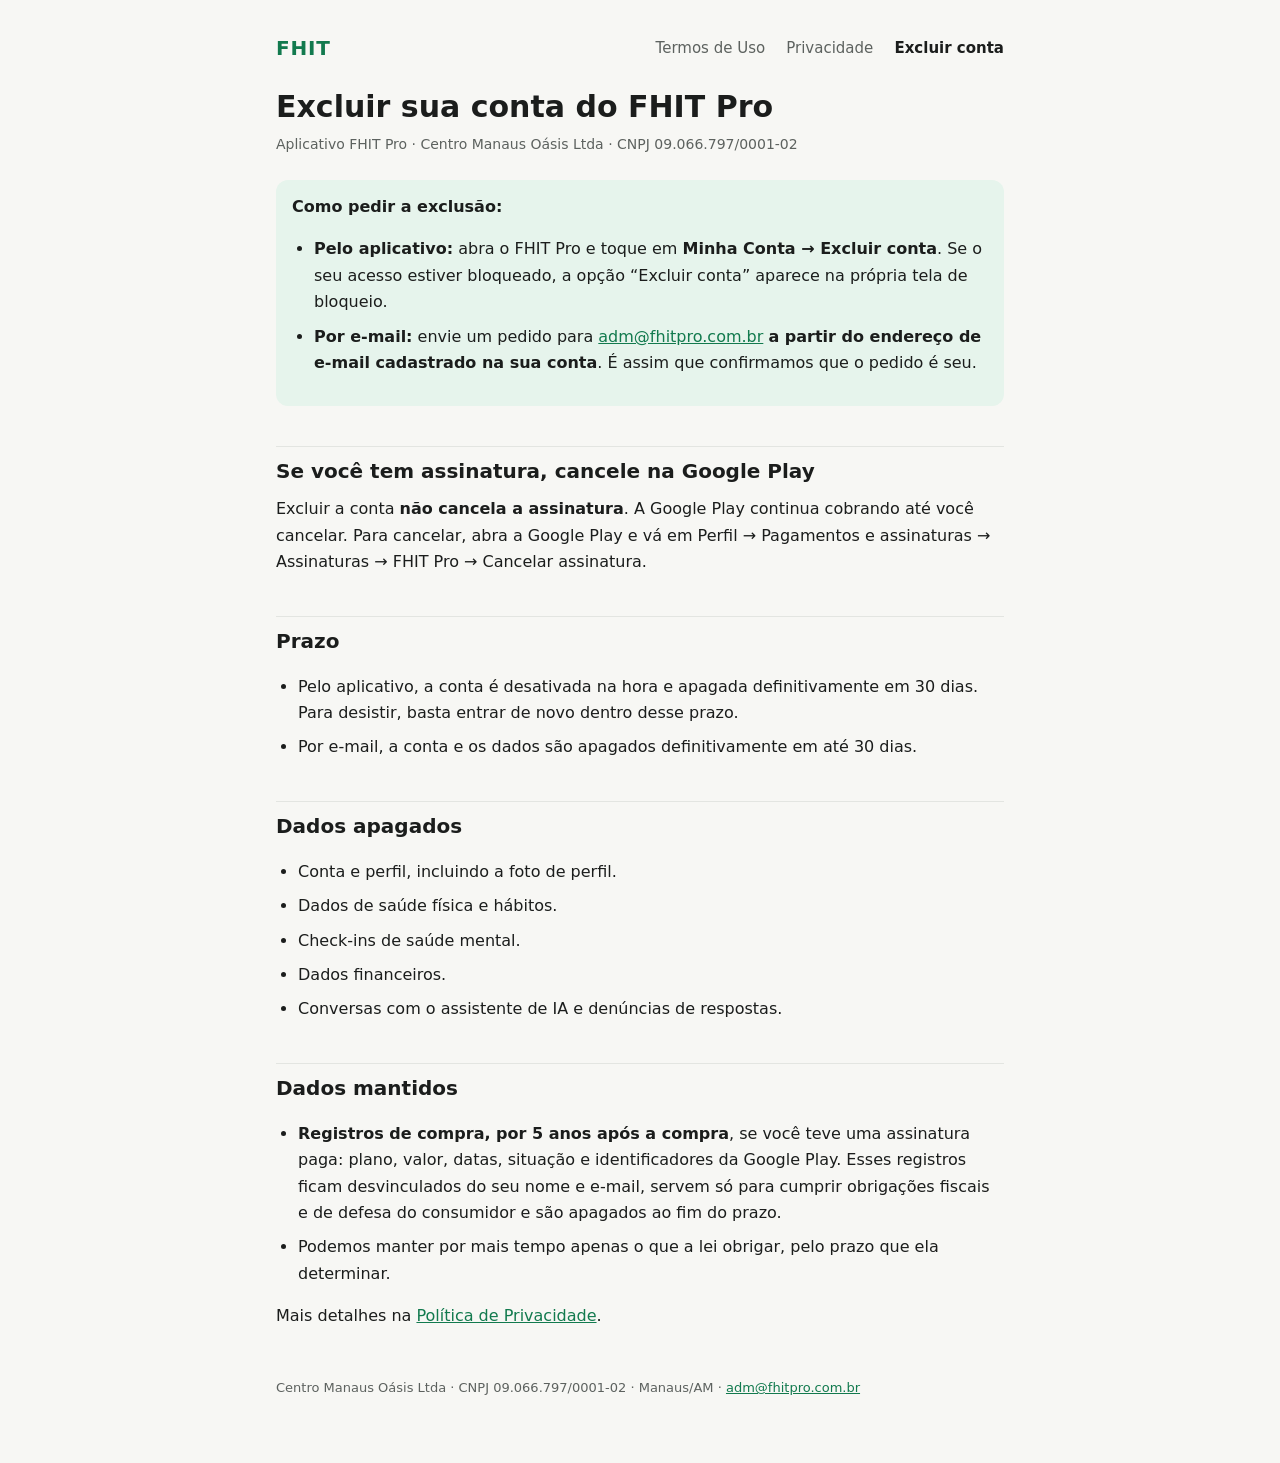
<file: excluir-conta.html>
<!doctype html>
<html lang="pt-BR">
<head>
  <meta charset="utf-8">
  <meta name="viewport" content="width=device-width, initial-scale=1">
  <title>FHIT Pro — Excluir conta</title>
  <meta name="description" content="Como pedir a exclusão da sua conta e dos seus dados no aplicativo FHIT Pro.">
  <link rel="stylesheet" href="style.css">
</head>
<body>
  <div class="wrap">
    <header class="top">
      <a class="brand" href="index.html">FHIT</a>
      <nav>
        <a href="termos.html">Termos de Uso</a>
        <a href="privacidade.html">Privacidade</a>
        <a href="excluir-conta.html" aria-current="page">Excluir conta</a>
      </nav>
    </header>

    <h1>Excluir sua conta do FHIT Pro</h1>
    <p class="meta">Aplicativo FHIT Pro · Centro Manaus Oásis Ltda · CNPJ 09.066.797/0001-02</p>

    <div class="note">
      <strong>Como pedir a exclusão:</strong>
      <ul>
        <li><strong>Pelo aplicativo:</strong> abra o FHIT Pro e toque em
          <strong>Minha Conta → Excluir conta</strong>. Se o seu acesso estiver bloqueado, a opção
          “Excluir conta” aparece na própria tela de bloqueio.</li>
        <li><strong>Por e-mail:</strong> envie um pedido para
          <a href="mailto:adm@fhitpro.com.br?subject=Excluir%20minha%20conta%20do%20FHIT%20Pro">adm@fhitpro.com.br</a>
          <strong>a partir do endereço de e-mail cadastrado na sua conta</strong>. É assim que
          confirmamos que o pedido é seu.</li>
      </ul>
    </div>

    <h2>Se você tem assinatura, cancele na Google Play</h2>
    <p>Excluir a conta <strong>não cancela a assinatura</strong>. A Google Play continua cobrando
      até você cancelar. Para cancelar, abra a Google Play e vá em Perfil → Pagamentos e assinaturas
      → Assinaturas → FHIT Pro → Cancelar assinatura.</p>

    <h2>Prazo</h2>
    <ul>
      <li>Pelo aplicativo, a conta é desativada na hora e apagada definitivamente em 30 dias. Para
        desistir, basta entrar de novo dentro desse prazo.</li>
      <li>Por e-mail, a conta e os dados são apagados definitivamente em até 30 dias.</li>
    </ul>

    <h2>Dados apagados</h2>
    <ul>
      <li>Conta e perfil, incluindo a foto de perfil.</li>
      <li>Dados de saúde física e hábitos.</li>
      <li>Check-ins de saúde mental.</li>
      <li>Dados financeiros.</li>
      <li>Conversas com o assistente de IA e denúncias de respostas.</li>
    </ul>

    <h2>Dados mantidos</h2>
    <ul>
      <li><strong>Registros de compra, por 5 anos após a compra</strong>, se você teve uma
        assinatura paga: plano, valor, datas, situação e identificadores da Google Play. Esses
        registros ficam desvinculados do seu nome e e-mail, servem só para cumprir obrigações
        fiscais e de defesa do consumidor e são apagados ao fim do prazo.</li>
      <li>Podemos manter por mais tempo apenas o que a lei obrigar, pelo prazo que ela determinar.</li>
    </ul>
    <p>Mais detalhes na <a href="privacidade.html#retencao">Política de Privacidade</a>.</p>

    <footer>Centro Manaus Oásis Ltda · CNPJ 09.066.797/0001-02 · Manaus/AM · <a href="mailto:adm@fhitpro.com.br">adm@fhitpro.com.br</a></footer>
  </div>
</body>
</html>
</file>
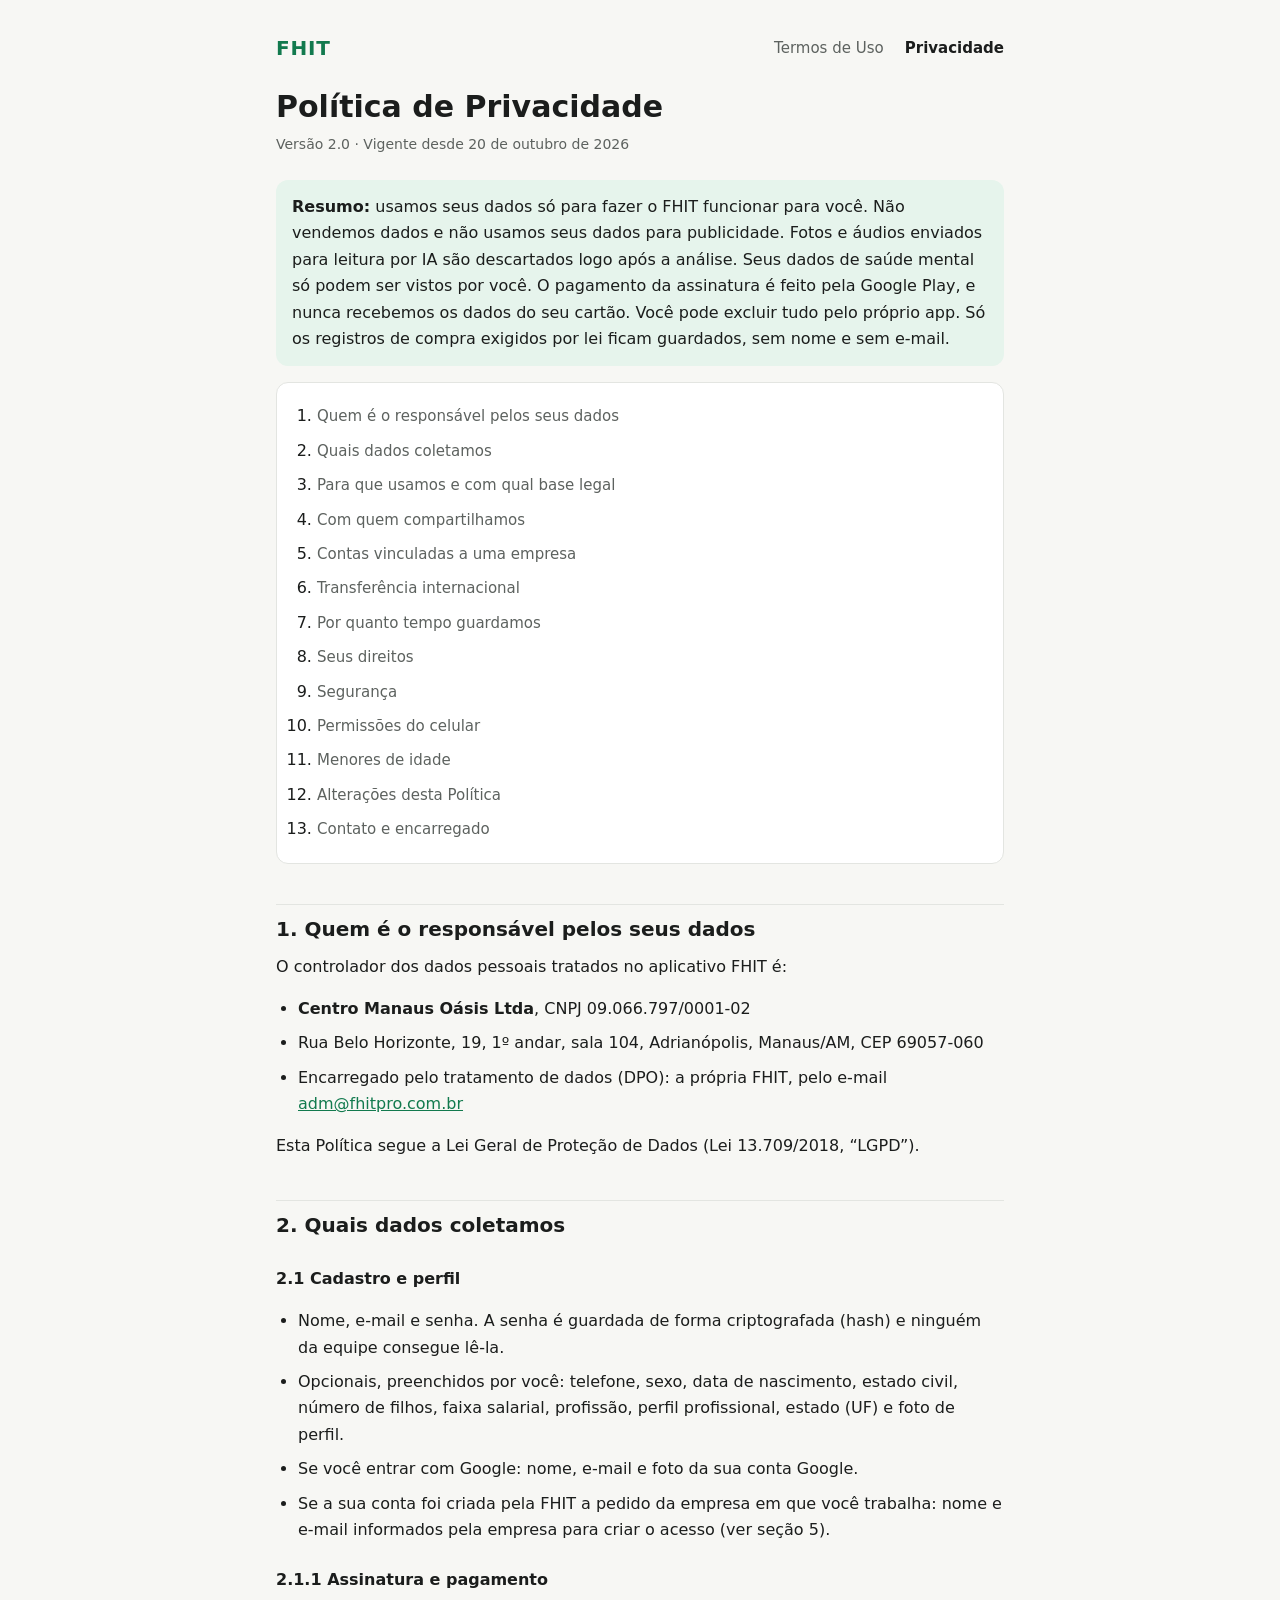
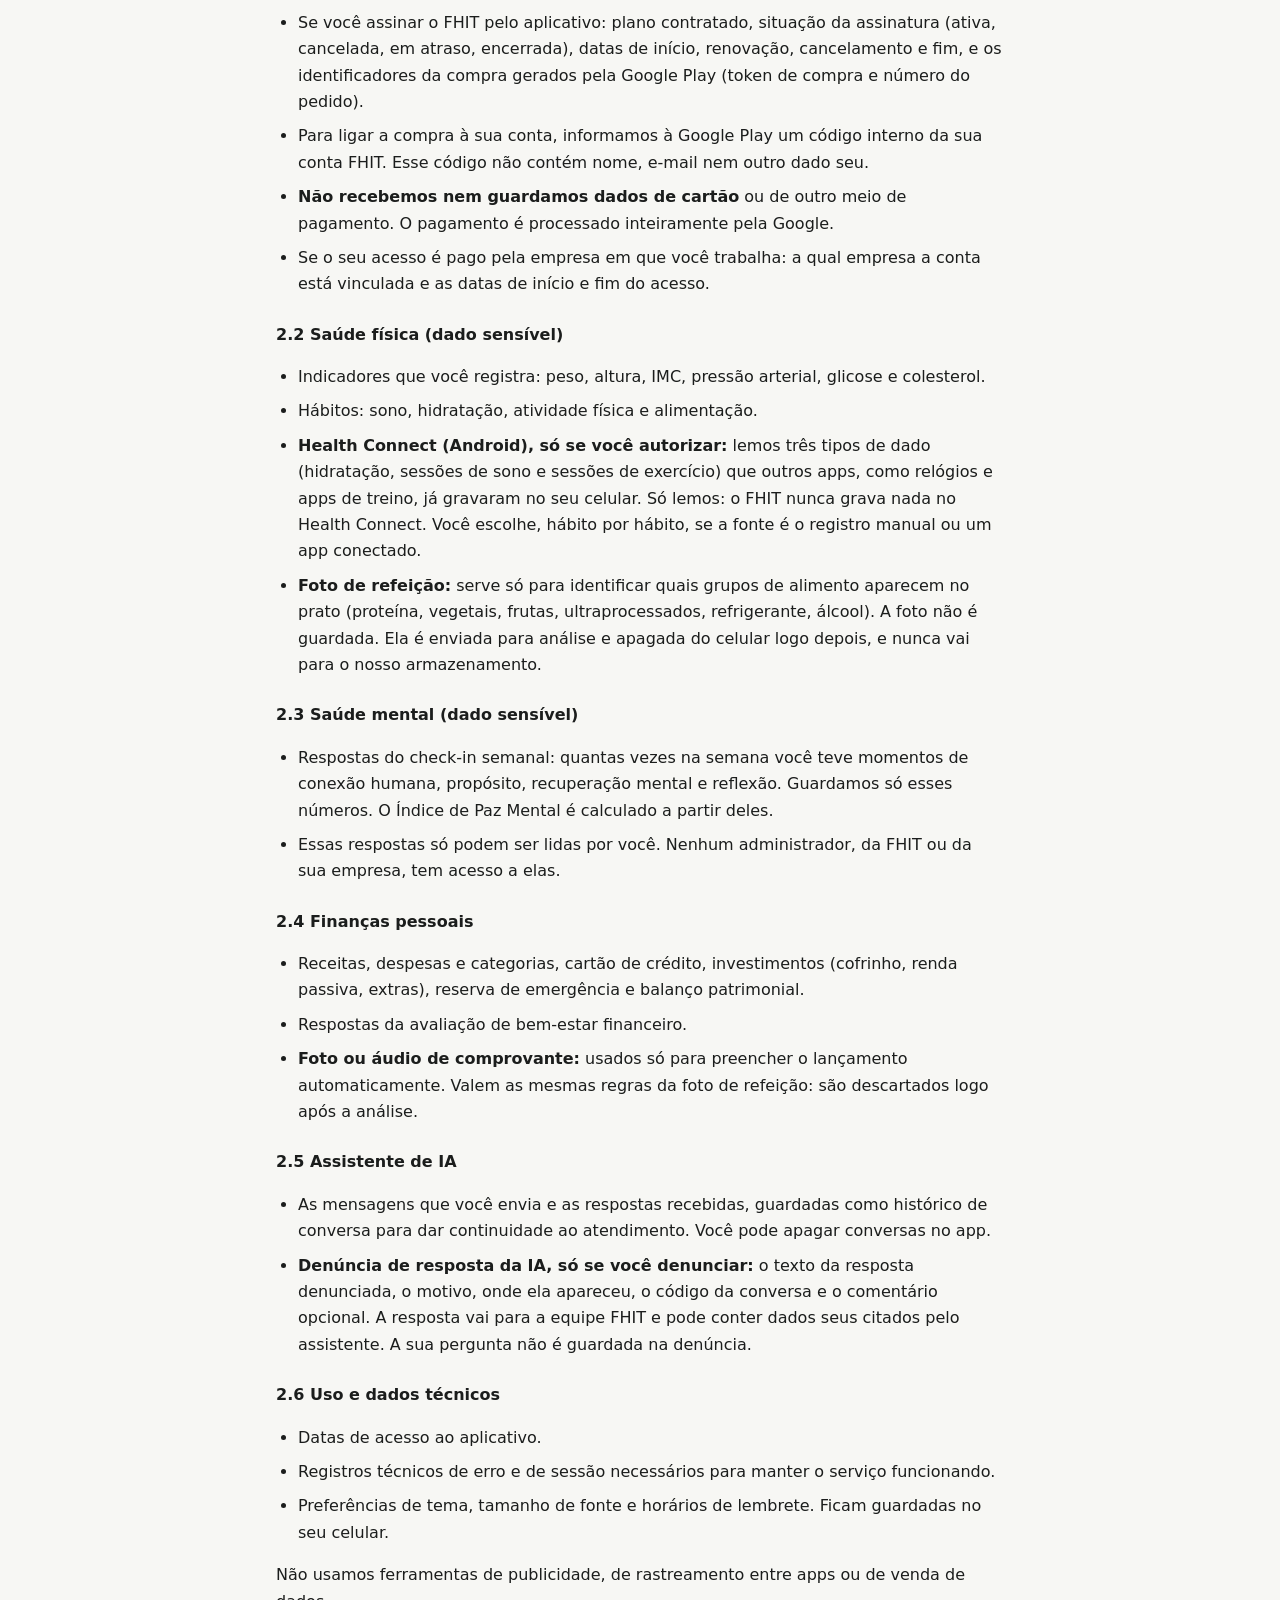
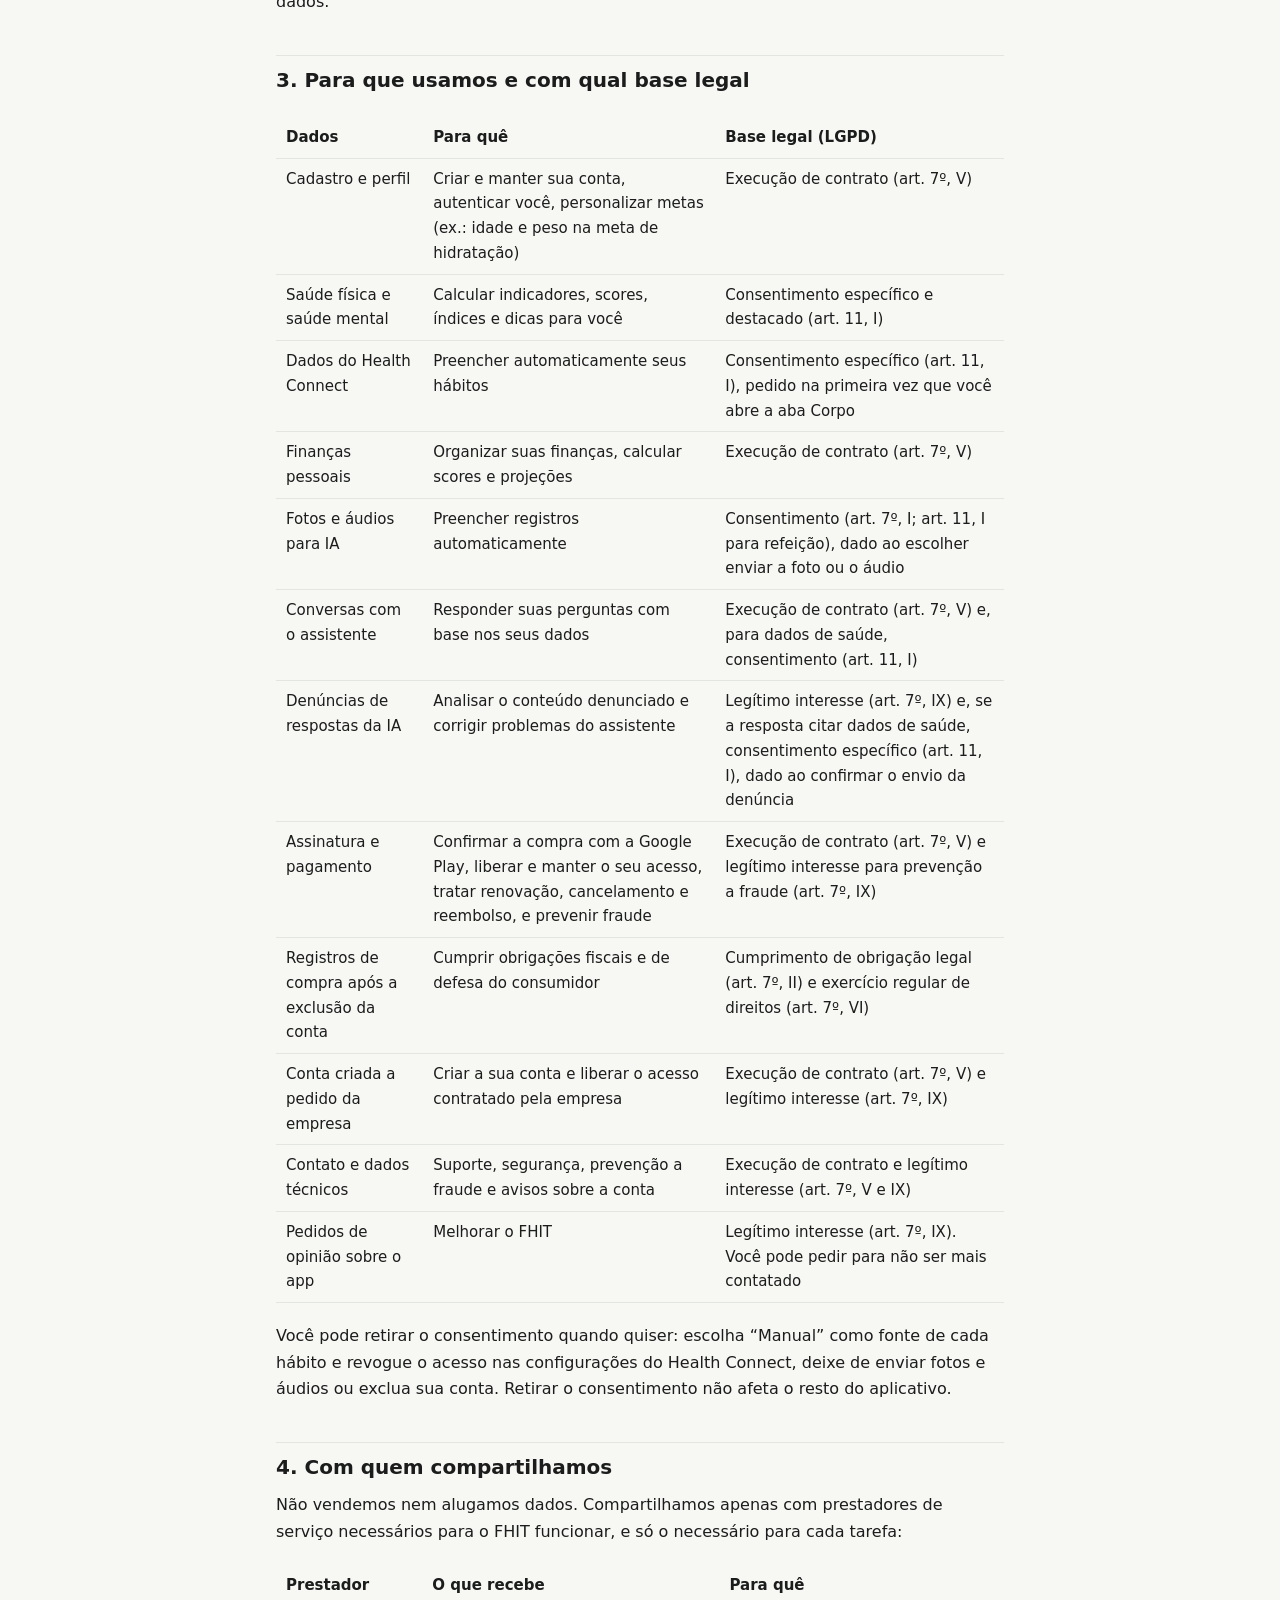
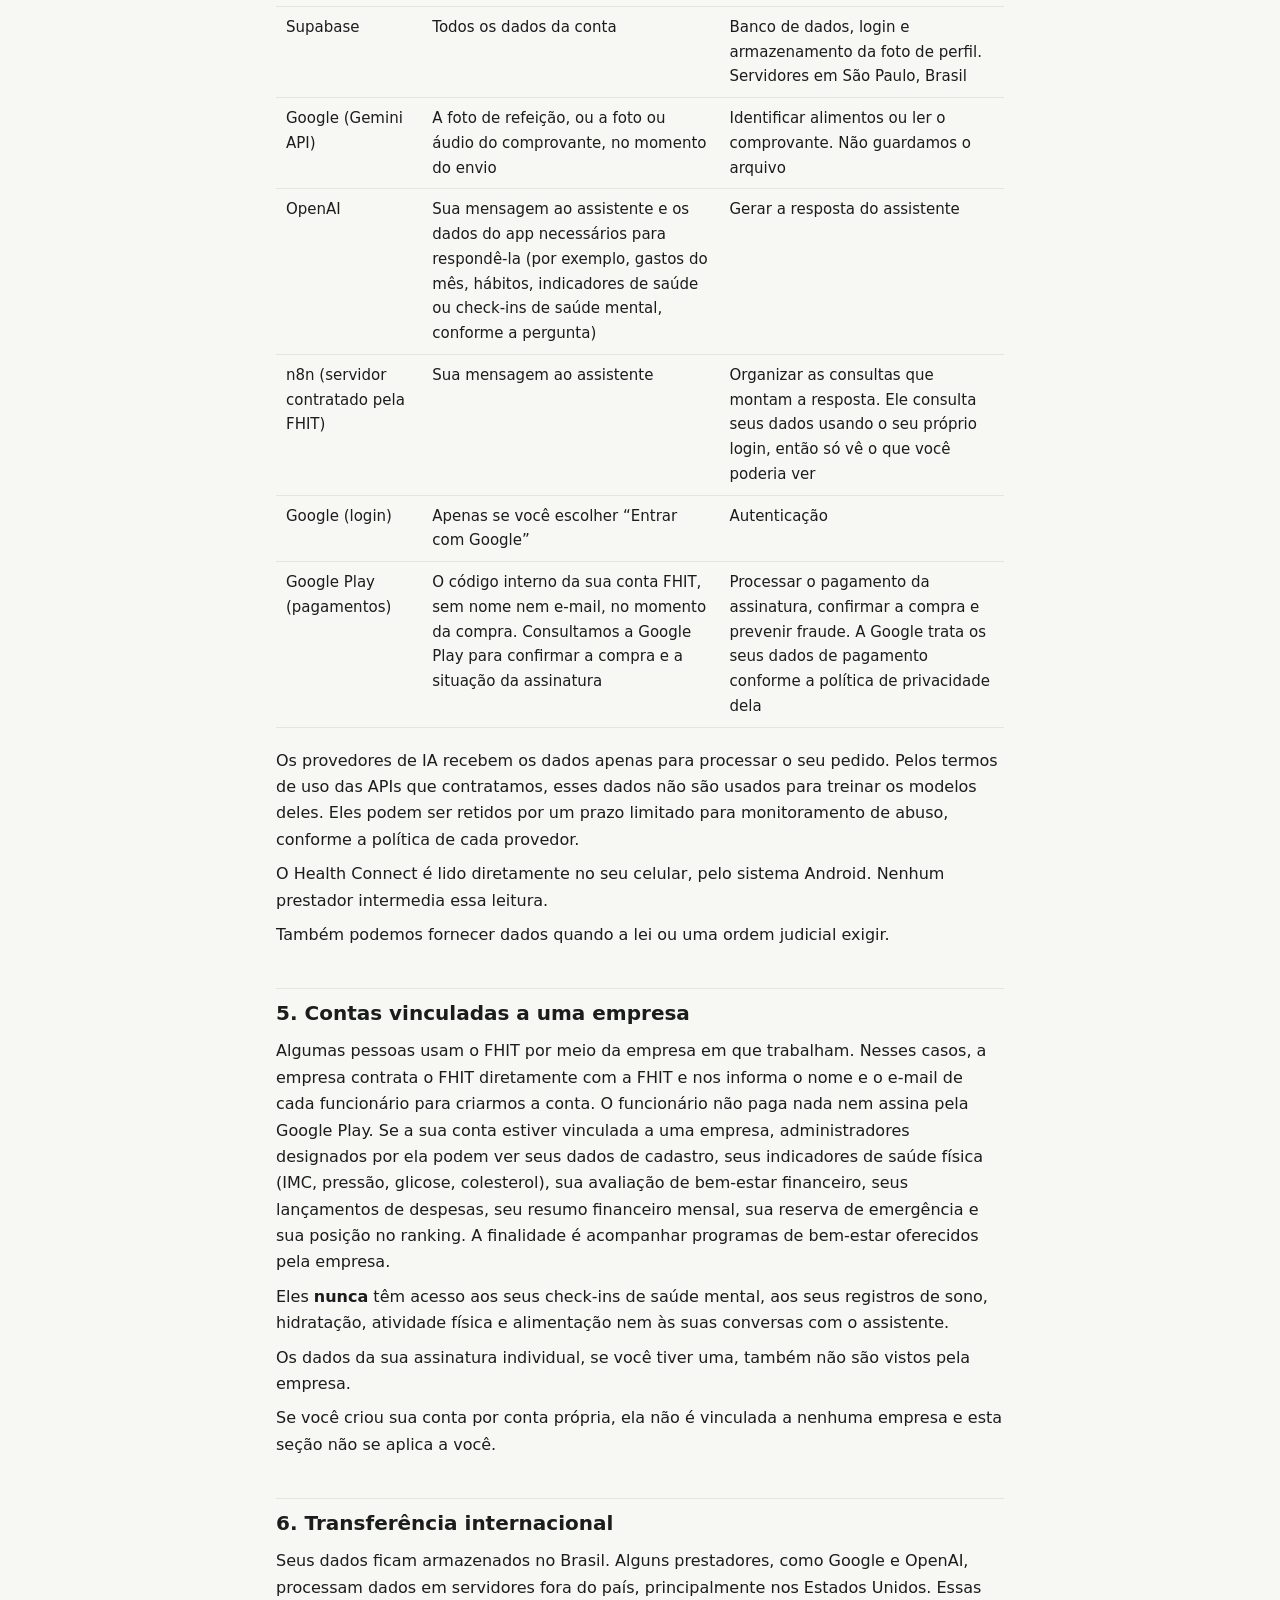
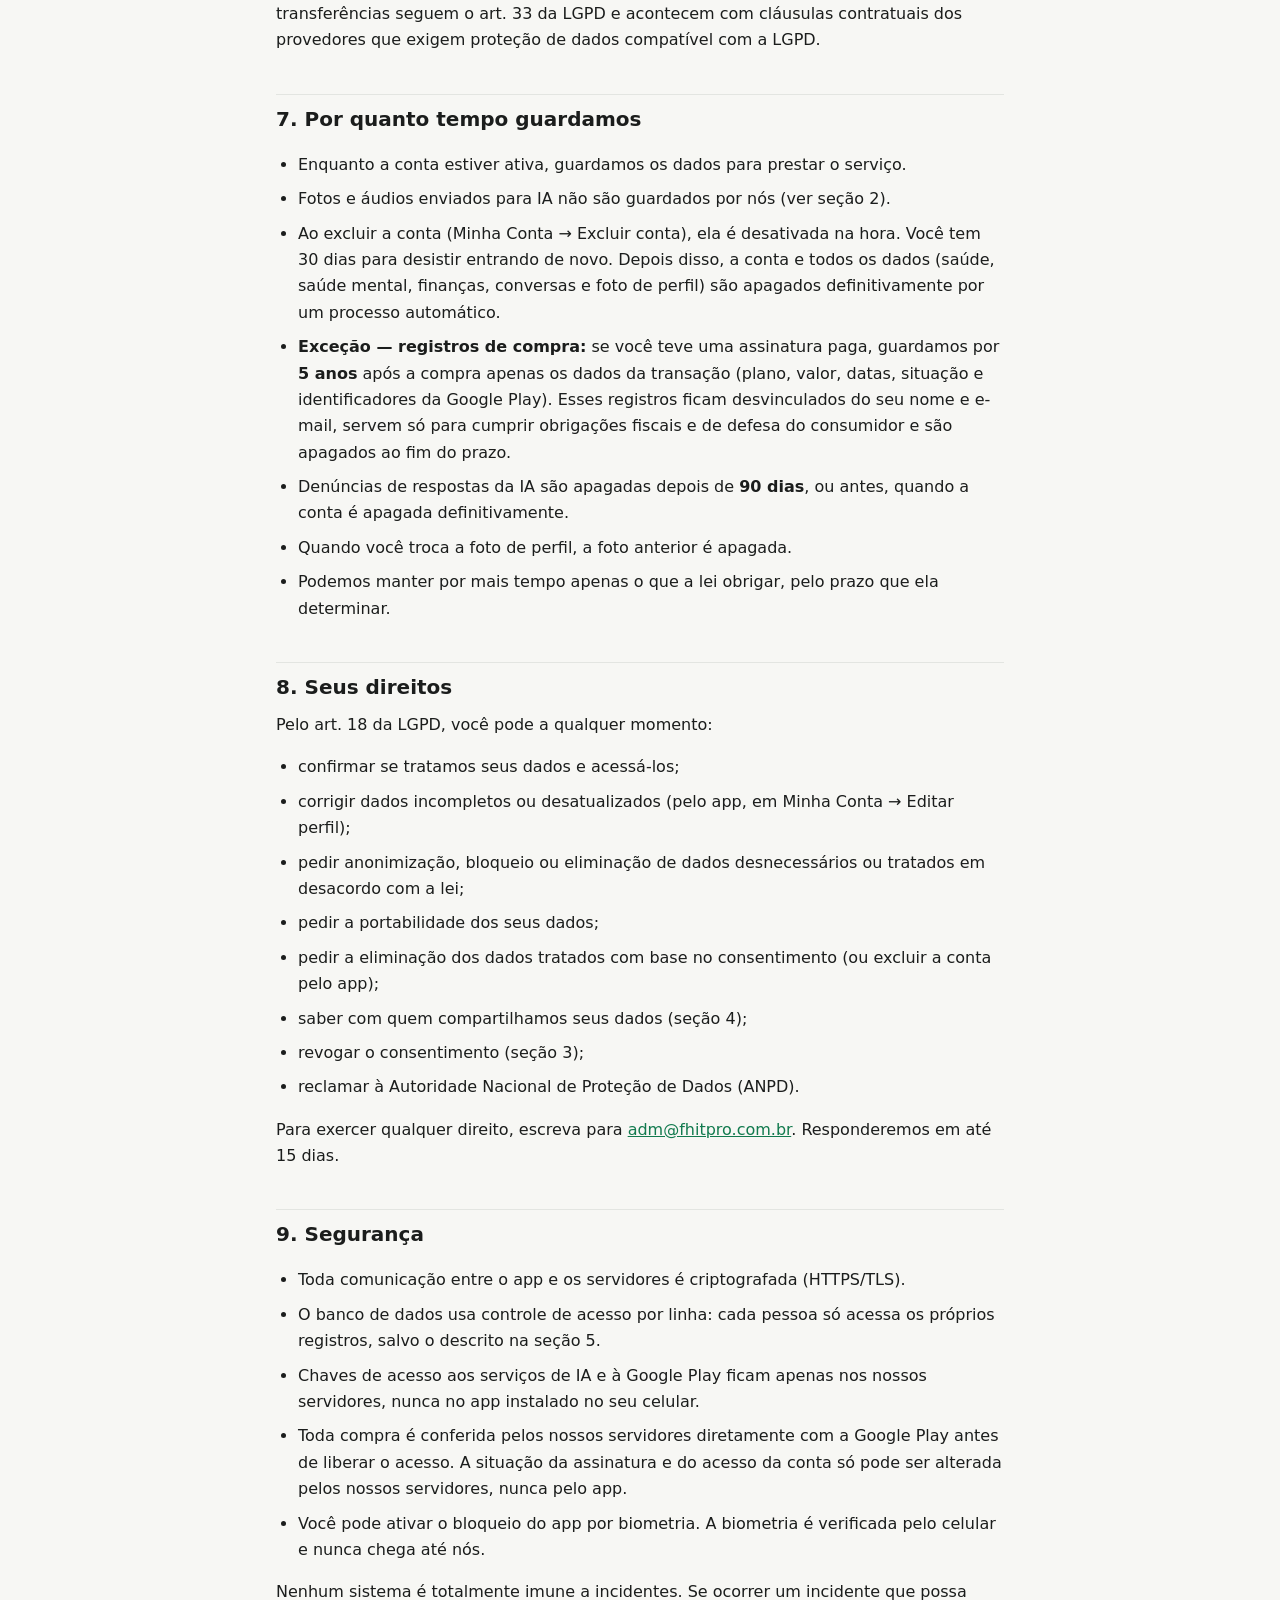
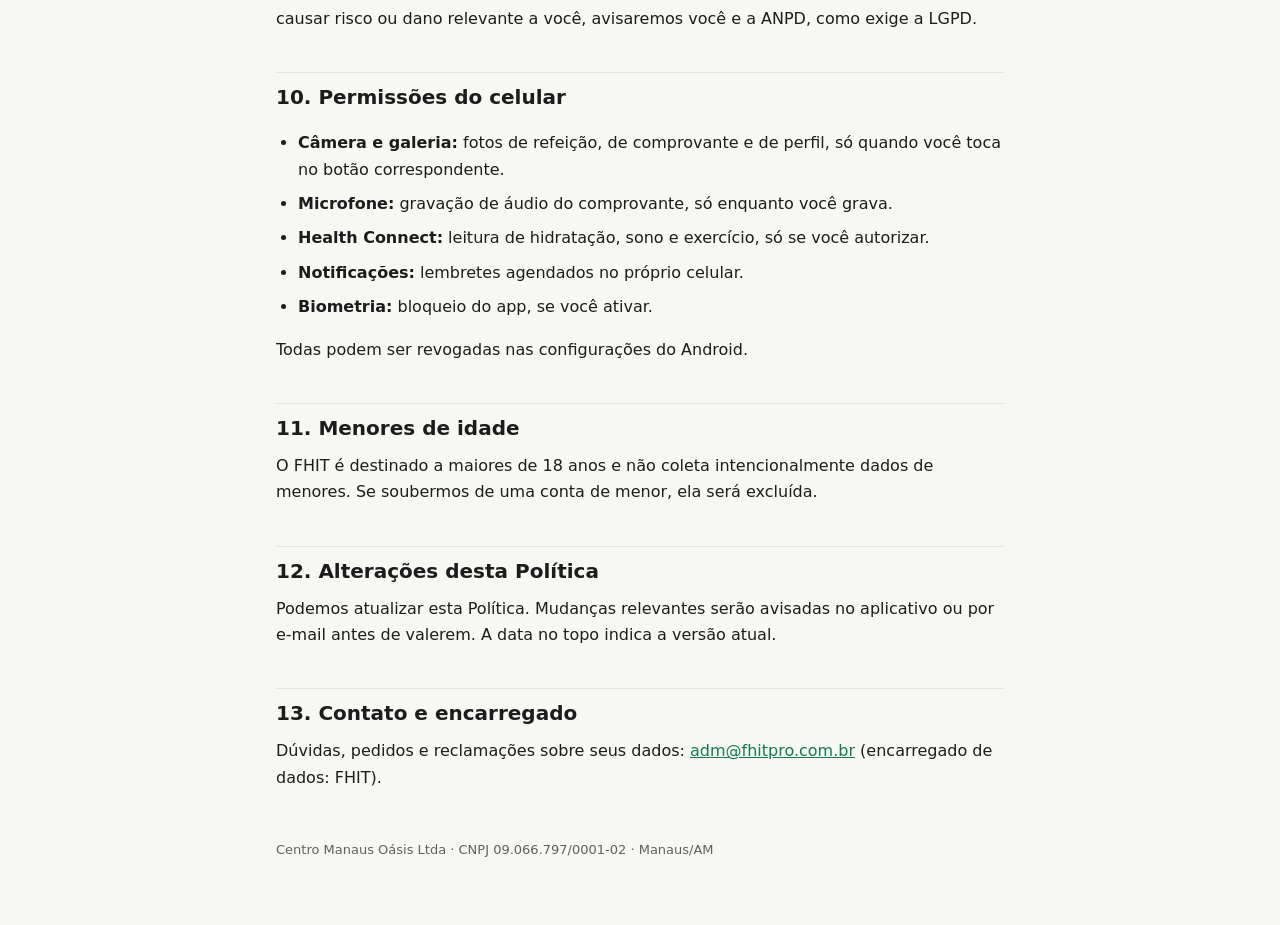
<file: privacidade.html>
<!doctype html>
<html lang="pt-BR">
<head>
  <meta charset="utf-8">
  <meta name="viewport" content="width=device-width, initial-scale=1">
  <title>FHIT — Política de Privacidade</title>
  <meta name="description" content="Política de Privacidade do aplicativo FHIT (LGPD).">
  <link rel="stylesheet" href="style.css">
</head>
<body>
  <div class="wrap">
    <header class="top">
      <a class="brand" href="index.html">FHIT</a>
      <nav>
        <a href="termos.html">Termos de Uso</a>
        <a href="privacidade.html" aria-current="page">Privacidade</a>
      </nav>
    </header>

    <h1>Política de Privacidade</h1>
    <p class="meta">Versão 2.0 · Vigente desde 20 de outubro de 2026</p>

    <div class="note">
      <strong>Resumo:</strong> usamos seus dados só para fazer o FHIT funcionar para você. Não
      vendemos dados e não usamos seus dados para publicidade. Fotos e áudios enviados para leitura
      por IA são descartados logo após a análise. Seus dados de saúde mental só podem ser vistos por
      você. O pagamento da assinatura é feito pela Google Play, e nunca recebemos os dados do seu
      cartão. Você pode excluir tudo pelo próprio app. Só os registros de compra exigidos por lei
      ficam guardados, sem nome e sem e-mail.
    </div>

    <nav class="toc" aria-label="Sumário">
      <ol>
        <li><a href="#controlador">Quem é o responsável pelos seus dados</a></li>
        <li><a href="#dados">Quais dados coletamos</a></li>
        <li><a href="#finalidades">Para que usamos e com qual base legal</a></li>
        <li><a href="#compartilhamento">Com quem compartilhamos</a></li>
        <li><a href="#empresa">Contas vinculadas a uma empresa</a></li>
        <li><a href="#internacional">Transferência internacional</a></li>
        <li><a href="#retencao">Por quanto tempo guardamos</a></li>
        <li><a href="#direitos">Seus direitos</a></li>
        <li><a href="#seguranca">Segurança</a></li>
        <li><a href="#permissoes">Permissões do celular</a></li>
        <li><a href="#menores">Menores de idade</a></li>
        <li><a href="#alteracoes">Alterações desta Política</a></li>
        <li><a href="#contato">Contato e encarregado</a></li>
      </ol>
    </nav>

    <h2 id="controlador">1. Quem é o responsável pelos seus dados</h2>
    <p>O controlador dos dados pessoais tratados no aplicativo FHIT é:</p>
    <ul>
      <li><strong>Centro Manaus Oásis Ltda</strong>, CNPJ 09.066.797/0001-02</li>
      <li>Rua Belo Horizonte, 19, 1º andar, sala 104, Adrianópolis, Manaus/AM, CEP 69057-060</li>
      <li>Encarregado pelo tratamento de dados (DPO): a própria FHIT, pelo e-mail
        <a href="mailto:adm@fhitpro.com.br">adm@fhitpro.com.br</a></li>
    </ul>
    <p>Esta Política segue a Lei Geral de Proteção de Dados (Lei 13.709/2018, “LGPD”).</p>

    <h2 id="dados">2. Quais dados coletamos</h2>

    <h3>2.1 Cadastro e perfil</h3>
    <ul>
      <li>Nome, e-mail e senha. A senha é guardada de forma criptografada (hash) e ninguém da equipe
        consegue lê-la.</li>
      <li>Opcionais, preenchidos por você: telefone, sexo, data de nascimento, estado civil, número de
        filhos, faixa salarial, profissão, perfil profissional, estado (UF) e foto de perfil.</li>
      <li>Se você entrar com Google: nome, e-mail e foto da sua conta Google.</li>
      <li>Se a sua conta foi criada pela FHIT a pedido da empresa em que você trabalha: nome e
        e-mail informados pela empresa para criar o acesso (ver seção 5).</li>
    </ul>

    <h3>2.1.1 Assinatura e pagamento</h3>
    <ul>
      <li>Se você assinar o FHIT pelo aplicativo: plano contratado, situação da
        assinatura (ativa, cancelada, em atraso, encerrada), datas de início, renovação, cancelamento
        e fim, e os identificadores da compra gerados pela Google Play (token de compra e número do
        pedido).</li>
      <li>Para ligar a compra à sua conta, informamos à Google Play um código interno da sua conta
        FHIT. Esse código não contém nome, e-mail nem outro dado seu.</li>
      <li><strong>Não recebemos nem guardamos dados de cartão</strong> ou de outro meio de
        pagamento. O pagamento é processado inteiramente pela Google.</li>
      <li>Se o seu acesso é pago pela empresa em que você trabalha: a qual empresa a conta está
        vinculada e as datas de início e fim do acesso.</li>
    </ul>

    <h3>2.2 Saúde física (dado sensível)</h3>
    <ul>
      <li>Indicadores que você registra: peso, altura, IMC, pressão arterial, glicose e colesterol.</li>
      <li>Hábitos: sono, hidratação, atividade física e alimentação.</li>
      <li><strong>Health Connect (Android), só se você autorizar:</strong> lemos três tipos de dado
        (hidratação, sessões de sono e sessões de exercício) que outros apps, como relógios e
        apps de treino, já gravaram no seu celular. Só lemos: o FHIT nunca grava nada no Health
        Connect. Você escolhe, hábito por hábito, se a fonte é o registro manual ou um app
        conectado.</li>
      <li><strong>Foto de refeição:</strong> serve só para identificar quais grupos de alimento
        aparecem no prato (proteína, vegetais, frutas, ultraprocessados, refrigerante, álcool).
        A foto não é guardada. Ela é enviada para análise e apagada do celular logo depois, e nunca
        vai para o nosso armazenamento.</li>
    </ul>

    <h3>2.3 Saúde mental (dado sensível)</h3>
    <ul>
      <li>Respostas do check-in semanal: quantas vezes na semana você teve momentos de conexão
        humana, propósito, recuperação mental e reflexão. Guardamos só esses números. O Índice de
        Paz Mental é calculado a partir deles.</li>
      <li>Essas respostas só podem ser lidas por você. Nenhum administrador, da FHIT ou da sua
        empresa, tem acesso a elas.</li>
    </ul>

    <h3>2.4 Finanças pessoais</h3>
    <ul>
      <li>Receitas, despesas e categorias, cartão de crédito, investimentos (cofrinho, renda passiva,
        extras), reserva de emergência e balanço patrimonial.</li>
      <li>Respostas da avaliação de bem-estar financeiro.</li>
      <li><strong>Foto ou áudio de comprovante:</strong> usados só para preencher o lançamento
        automaticamente. Valem as mesmas regras da foto de refeição: são descartados logo após a
        análise.</li>
    </ul>

    <h3>2.5 Assistente de IA</h3>
    <ul>
      <li>As mensagens que você envia e as respostas recebidas, guardadas como histórico de conversa
        para dar continuidade ao atendimento. Você pode apagar conversas no app.</li>
      <li><strong>Denúncia de resposta da IA, só se você denunciar:</strong> o texto da resposta
        denunciada, o motivo, onde ela apareceu, o código da conversa e o comentário opcional. A
        resposta vai para a equipe FHIT e pode conter dados seus citados pelo assistente. A sua
        pergunta não é guardada na denúncia.</li>
    </ul>

    <h3>2.6 Uso e dados técnicos</h3>
    <ul>
      <li>Datas de acesso ao aplicativo.</li>
      <li>Registros técnicos de erro e de sessão necessários para manter o serviço funcionando.</li>
      <li>Preferências de tema, tamanho de fonte e horários de lembrete. Ficam guardadas no seu
        celular.</li>
    </ul>
    <p>Não usamos ferramentas de publicidade, de rastreamento entre apps ou de venda de dados.</p>

    <h2 id="finalidades">3. Para que usamos e com qual base legal</h2>
    <div class="table-wrap">
      <table>
        <thead><tr><th>Dados</th><th>Para quê</th><th>Base legal (LGPD)</th></tr></thead>
        <tbody>
          <tr><td>Cadastro e perfil</td><td>Criar e manter sua conta, autenticar você, personalizar metas (ex.: idade e peso na meta de hidratação)</td><td>Execução de contrato (art. 7º, V)</td></tr>
          <tr><td>Saúde física e saúde mental</td><td>Calcular indicadores, scores, índices e dicas para você</td><td>Consentimento específico e destacado (art. 11, I)</td></tr>
          <tr><td>Dados do Health Connect</td><td>Preencher automaticamente seus hábitos</td><td>Consentimento específico (art. 11, I), pedido na primeira vez que você abre a aba Corpo</td></tr>
          <tr><td>Finanças pessoais</td><td>Organizar suas finanças, calcular scores e projeções</td><td>Execução de contrato (art. 7º, V)</td></tr>
          <tr><td>Fotos e áudios para IA</td><td>Preencher registros automaticamente</td><td>Consentimento (art. 7º, I; art. 11, I para refeição), dado ao escolher enviar a foto ou o áudio</td></tr>
          <tr><td>Conversas com o assistente</td><td>Responder suas perguntas com base nos seus dados</td><td>Execução de contrato (art. 7º, V) e, para dados de saúde, consentimento (art. 11, I)</td></tr>
          <tr><td>Denúncias de respostas da IA</td><td>Analisar o conteúdo denunciado e corrigir problemas do assistente</td><td>Legítimo interesse (art. 7º, IX) e, se a resposta citar dados de saúde, consentimento específico (art. 11, I), dado ao confirmar o envio da denúncia</td></tr>
          <tr><td>Assinatura e pagamento</td><td>Confirmar a compra com a Google Play, liberar e manter o seu acesso, tratar renovação, cancelamento e reembolso, e prevenir fraude</td><td>Execução de contrato (art. 7º, V) e legítimo interesse para prevenção a fraude (art. 7º, IX)</td></tr>
          <tr><td>Registros de compra após a exclusão da conta</td><td>Cumprir obrigações fiscais e de defesa do consumidor</td><td>Cumprimento de obrigação legal (art. 7º, II) e exercício regular de direitos (art. 7º, VI)</td></tr>
          <tr><td>Conta criada a pedido da empresa</td><td>Criar a sua conta e liberar o acesso contratado pela empresa</td><td>Execução de contrato (art. 7º, V) e legítimo interesse (art. 7º, IX)</td></tr>
          <tr><td>Contato e dados técnicos</td><td>Suporte, segurança, prevenção a fraude e avisos sobre a conta</td><td>Execução de contrato e legítimo interesse (art. 7º, V e IX)</td></tr>
          <tr><td>Pedidos de opinião sobre o app</td><td>Melhorar o FHIT</td><td>Legítimo interesse (art. 7º, IX). Você pode pedir para não ser mais contatado</td></tr>
        </tbody>
      </table>
    </div>
    <p>Você pode retirar o consentimento quando quiser: escolha “Manual” como fonte de cada hábito e
      revogue o acesso nas configurações do Health Connect, deixe de enviar fotos e áudios ou exclua
      sua conta. Retirar o consentimento não afeta o resto do aplicativo.</p>

    <h2 id="compartilhamento">4. Com quem compartilhamos</h2>
    <p>Não vendemos nem alugamos dados. Compartilhamos apenas com prestadores de serviço necessários
      para o FHIT funcionar, e só o necessário para cada tarefa:</p>
    <div class="table-wrap">
      <table>
        <thead><tr><th>Prestador</th><th>O que recebe</th><th>Para quê</th></tr></thead>
        <tbody>
          <tr><td>Supabase</td><td>Todos os dados da conta</td><td>Banco de dados, login e armazenamento da foto de perfil. Servidores em São Paulo, Brasil</td></tr>
          <tr><td>Google (Gemini API)</td><td>A foto de refeição, ou a foto ou áudio do comprovante, no momento do envio</td><td>Identificar alimentos ou ler o comprovante. Não guardamos o arquivo</td></tr>
          <tr><td>OpenAI</td><td>Sua mensagem ao assistente e os dados do app necessários para respondê-la (por exemplo, gastos do mês, hábitos, indicadores de saúde ou check-ins de saúde mental, conforme a pergunta)</td><td>Gerar a resposta do assistente</td></tr>
          <tr><td>n8n (servidor contratado pela FHIT)</td><td>Sua mensagem ao assistente</td><td>Organizar as consultas que montam a resposta. Ele consulta seus dados usando o seu próprio login, então só vê o que você poderia ver</td></tr>
          <tr><td>Google (login)</td><td>Apenas se você escolher “Entrar com Google”</td><td>Autenticação</td></tr>
          <tr><td>Google Play (pagamentos)</td><td>O código interno da sua conta FHIT, sem nome nem e-mail, no momento da compra. Consultamos a Google Play para confirmar a compra e a situação da assinatura</td><td>Processar o pagamento da assinatura, confirmar a compra e prevenir fraude. A Google trata os seus dados de pagamento conforme a política de privacidade dela</td></tr>
        </tbody>
      </table>
    </div>
    <p>Os provedores de IA recebem os dados apenas para processar o seu pedido. Pelos termos de uso
      das APIs que contratamos, esses dados não são usados para treinar os modelos deles. Eles
      podem ser retidos por um prazo limitado para monitoramento de abuso, conforme a política de
      cada provedor.</p>
    <p>O Health Connect é lido diretamente no seu celular, pelo sistema Android. Nenhum prestador
      intermedia essa leitura.</p>
    <p>Também podemos fornecer dados quando a lei ou uma ordem judicial exigir.</p>

    <h2 id="empresa">5. Contas vinculadas a uma empresa</h2>
    <p>Algumas pessoas usam o FHIT por meio da empresa em que trabalham. Nesses casos, a empresa
      contrata o FHIT diretamente com a FHIT e nos informa o nome e o e-mail de cada funcionário para
      criarmos a conta. O funcionário não paga nada nem assina pela Google Play. Se a sua conta estiver
      vinculada a uma empresa, administradores designados por ela podem ver seus dados de cadastro,
      seus indicadores de saúde física (IMC, pressão, glicose, colesterol), sua avaliação de
      bem-estar financeiro, seus lançamentos de despesas, seu resumo financeiro mensal, sua reserva
      de emergência e sua posição no ranking. A finalidade é acompanhar programas de bem-estar
      oferecidos pela empresa.</p>
    <p>Eles <strong>nunca</strong> têm acesso aos seus check-ins de saúde mental, aos seus registros
      de sono, hidratação, atividade física e alimentação nem às suas conversas com o assistente.</p>
    <p>Os dados da sua assinatura individual, se você tiver uma, também não são vistos pela
      empresa.</p>
    <p>Se você criou sua conta por conta própria, ela não é vinculada a nenhuma empresa e esta seção
      não se aplica a você.</p>

    <h2 id="internacional">6. Transferência internacional</h2>
    <p>Seus dados ficam armazenados no Brasil. Alguns prestadores, como Google e OpenAI, processam
      dados em servidores fora do país, principalmente nos Estados Unidos. Essas transferências
      seguem o art. 33 da LGPD e acontecem com cláusulas contratuais dos provedores que exigem
      proteção de dados compatível com a LGPD.</p>

    <h2 id="retencao">7. Por quanto tempo guardamos</h2>
    <ul>
      <li>Enquanto a conta estiver ativa, guardamos os dados para prestar o serviço.</li>
      <li>Fotos e áudios enviados para IA não são guardados por nós (ver seção 2).</li>
      <li>Ao excluir a conta (Minha Conta → Excluir conta), ela é desativada na hora. Você tem 30 dias
        para desistir entrando de novo. Depois disso, a conta e todos os dados (saúde, saúde mental,
        finanças, conversas e foto de perfil) são apagados definitivamente por um processo
        automático.</li>
      <li><strong>Exceção — registros de compra:</strong> se você teve uma assinatura paga,
        guardamos por <strong>5 anos</strong> após a compra apenas os dados da transação (plano,
        valor, datas, situação e identificadores da Google Play). Esses registros ficam
        desvinculados do seu nome e e-mail, servem só para cumprir obrigações fiscais e de defesa do
        consumidor e são apagados ao fim do prazo.</li>
      <li>Denúncias de respostas da IA são apagadas depois de <strong>90 dias</strong>, ou antes,
        quando a conta é apagada definitivamente.</li>
      <li>Quando você troca a foto de perfil, a foto anterior é apagada.</li>
      <li>Podemos manter por mais tempo apenas o que a lei obrigar, pelo prazo que ela determinar.</li>
    </ul>

    <h2 id="direitos">8. Seus direitos</h2>
    <p>Pelo art. 18 da LGPD, você pode a qualquer momento:</p>
    <ul>
      <li>confirmar se tratamos seus dados e acessá-los;</li>
      <li>corrigir dados incompletos ou desatualizados (pelo app, em Minha Conta → Editar perfil);</li>
      <li>pedir anonimização, bloqueio ou eliminação de dados desnecessários ou tratados em desacordo
        com a lei;</li>
      <li>pedir a portabilidade dos seus dados;</li>
      <li>pedir a eliminação dos dados tratados com base no consentimento (ou excluir a conta pelo
        app);</li>
      <li>saber com quem compartilhamos seus dados (seção 4);</li>
      <li>revogar o consentimento (seção 3);</li>
      <li>reclamar à Autoridade Nacional de Proteção de Dados (ANPD).</li>
    </ul>
    <p>Para exercer qualquer direito, escreva para <a href="mailto:adm@fhitpro.com.br">adm@fhitpro.com.br</a>.
      Responderemos em até 15 dias.</p>

    <h2 id="seguranca">9. Segurança</h2>
    <ul>
      <li>Toda comunicação entre o app e os servidores é criptografada (HTTPS/TLS).</li>
      <li>O banco de dados usa controle de acesso por linha: cada pessoa só acessa os próprios
        registros, salvo o descrito na seção 5.</li>
      <li>Chaves de acesso aos serviços de IA e à Google Play ficam apenas nos nossos servidores, nunca
        no app instalado no seu celular.</li>
      <li>Toda compra é conferida pelos nossos servidores diretamente com a Google Play antes de liberar
        o acesso. A situação da assinatura e do acesso da conta só pode ser alterada pelos nossos
        servidores, nunca pelo app.</li>
      <li>Você pode ativar o bloqueio do app por biometria. A biometria é verificada pelo celular e
        nunca chega até nós.</li>
    </ul>
    <p>Nenhum sistema é totalmente imune a incidentes. Se ocorrer um incidente que possa causar risco
      ou dano relevante a você, avisaremos você e a ANPD, como exige a LGPD.</p>

    <h2 id="permissoes">10. Permissões do celular</h2>
    <ul>
      <li><strong>Câmera e galeria:</strong> fotos de refeição, de comprovante e de perfil, só quando
        você toca no botão correspondente.</li>
      <li><strong>Microfone:</strong> gravação de áudio do comprovante, só enquanto você grava.</li>
      <li><strong>Health Connect:</strong> leitura de hidratação, sono e exercício, só se você
        autorizar.</li>
      <li><strong>Notificações:</strong> lembretes agendados no próprio celular.</li>
      <li><strong>Biometria:</strong> bloqueio do app, se você ativar.</li>
    </ul>
    <p>Todas podem ser revogadas nas configurações do Android.</p>

    <h2 id="menores">11. Menores de idade</h2>
    <p>O FHIT é destinado a maiores de 18 anos e não coleta intencionalmente dados de menores. Se
      soubermos de uma conta de menor, ela será excluída.</p>

    <h2 id="alteracoes">12. Alterações desta Política</h2>
    <p>Podemos atualizar esta Política. Mudanças relevantes serão avisadas no aplicativo ou por
      e-mail antes de valerem. A data no topo indica a versão atual.</p>

    <h2 id="contato">13. Contato e encarregado</h2>
    <p>Dúvidas, pedidos e reclamações sobre seus dados: <a href="mailto:adm@fhitpro.com.br">adm@fhitpro.com.br</a>
      (encarregado de dados: FHIT).</p>

    <footer>Centro Manaus Oásis Ltda · CNPJ 09.066.797/0001-02 · Manaus/AM</footer>
  </div>
</body>
</html>
</file>
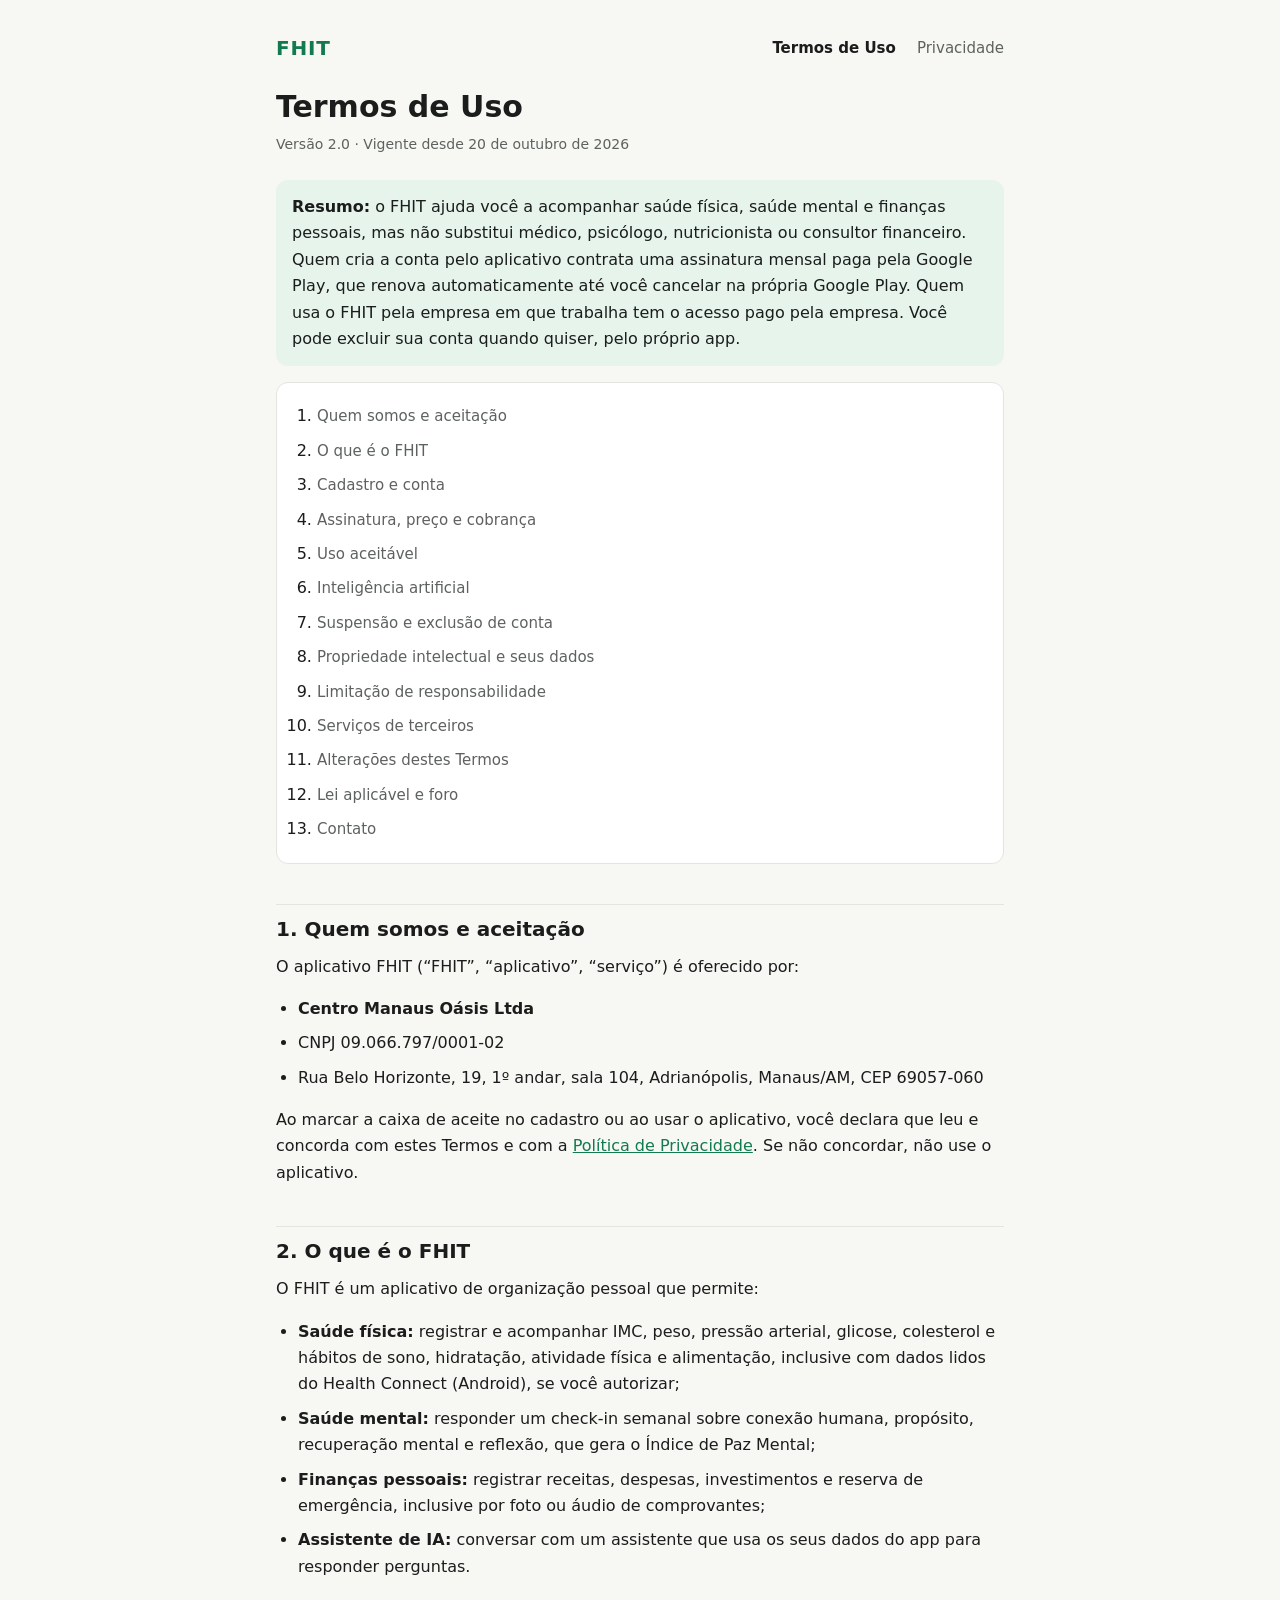
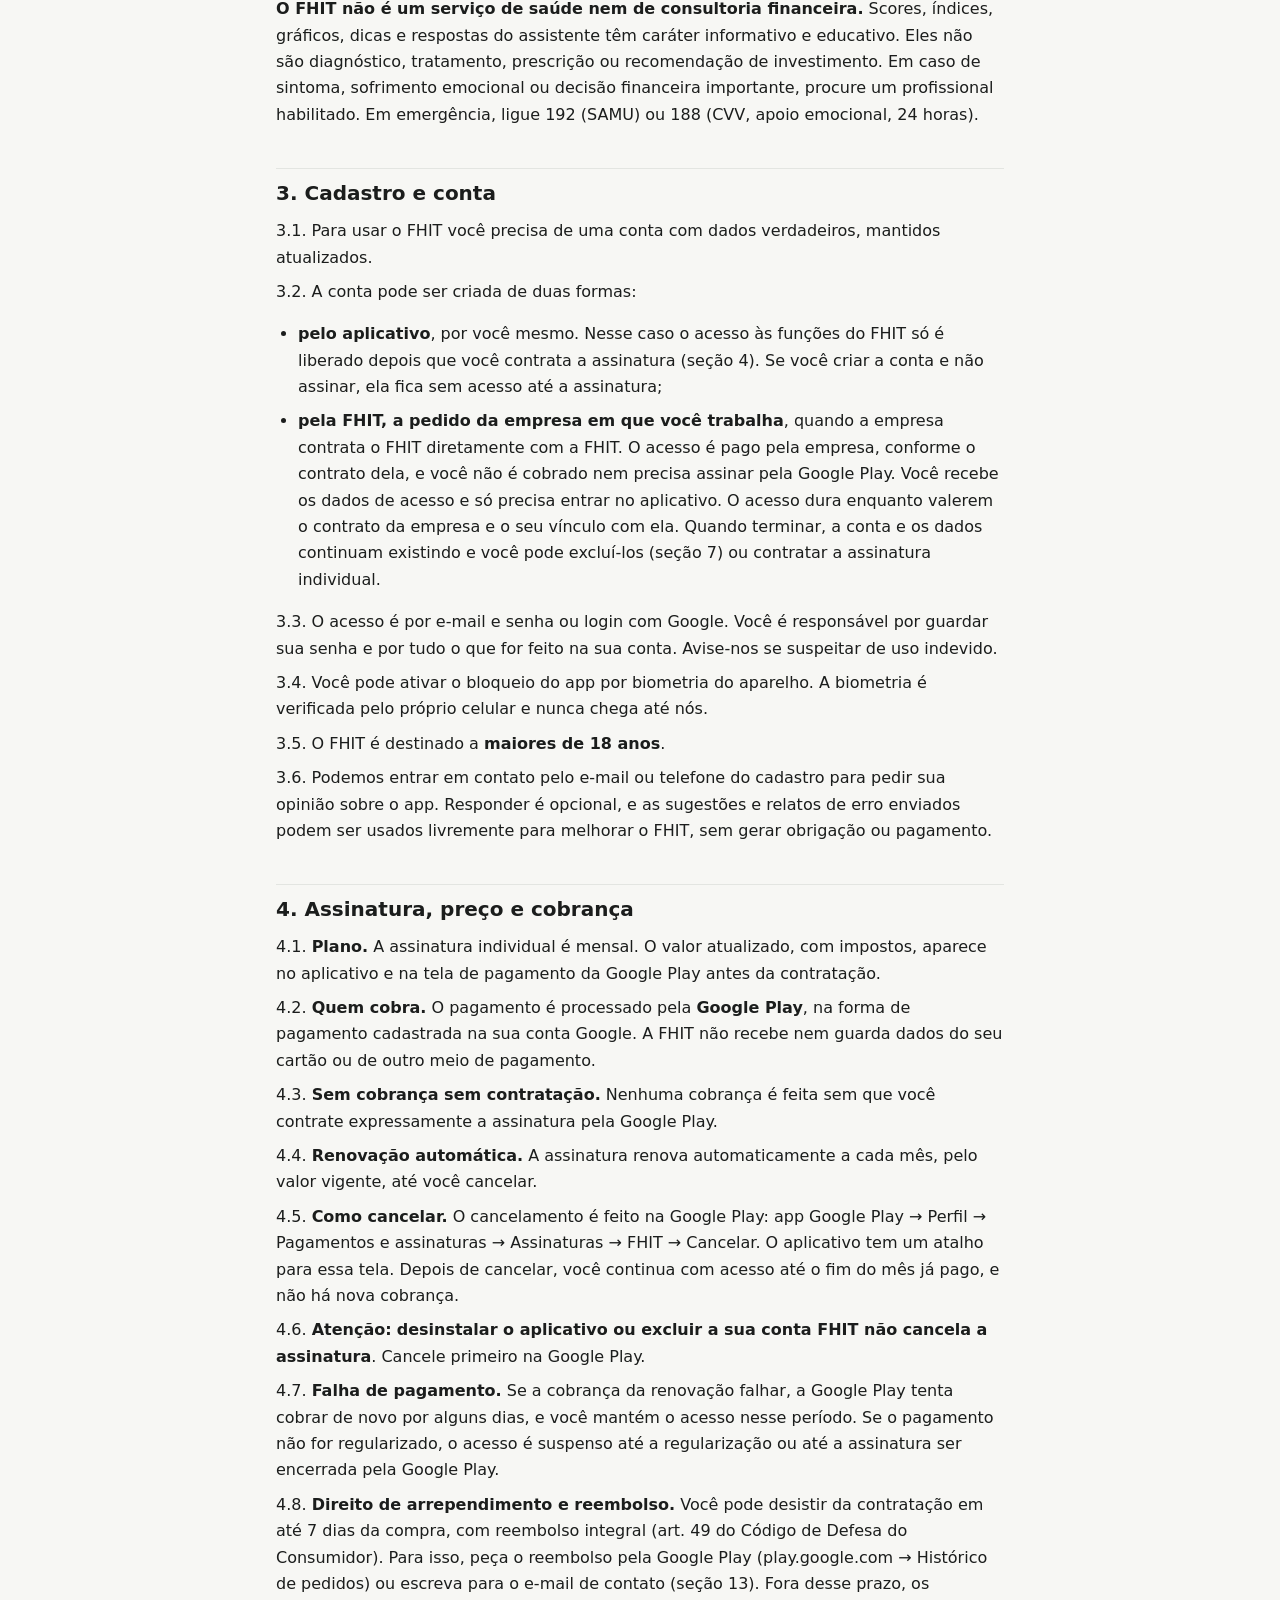
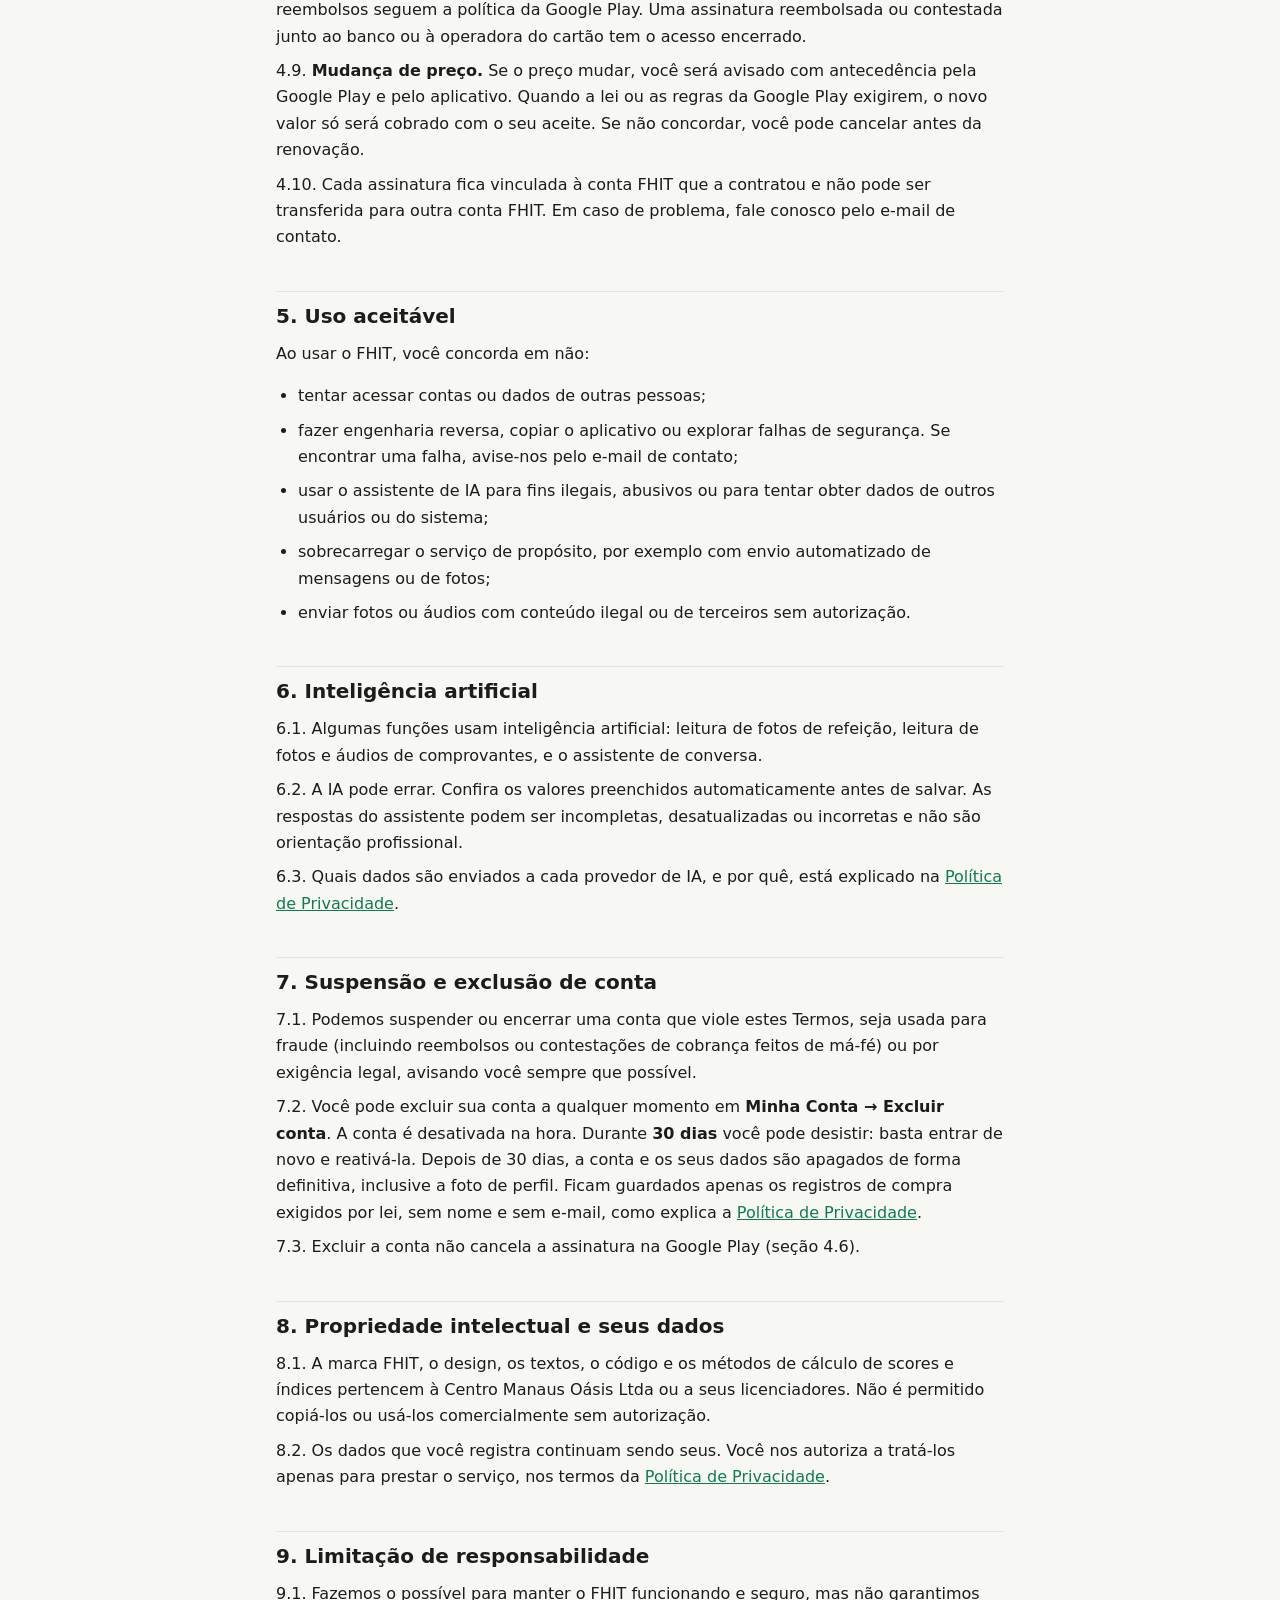
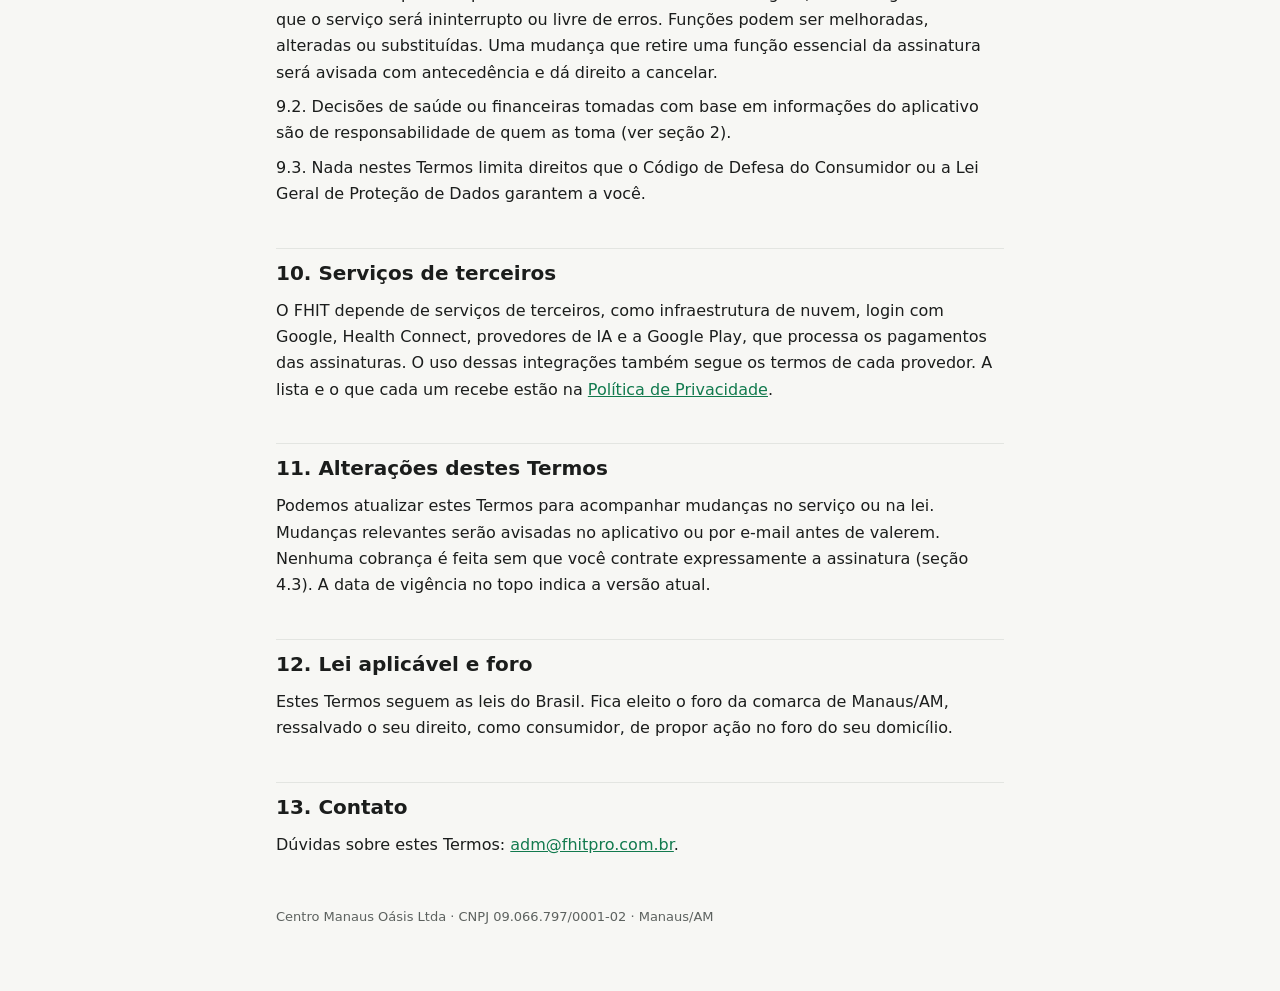
<file: termos.html>
<!doctype html>
<html lang="pt-BR">
<head>
  <meta charset="utf-8">
  <meta name="viewport" content="width=device-width, initial-scale=1">
  <title>FHIT — Termos de Uso</title>
  <meta name="description" content="Termos de Uso do aplicativo FHIT.">
  <link rel="stylesheet" href="style.css">
</head>
<body>
  <div class="wrap">
    <header class="top">
      <a class="brand" href="index.html">FHIT</a>
      <nav>
        <a href="termos.html" aria-current="page">Termos de Uso</a>
        <a href="privacidade.html">Privacidade</a>
      </nav>
    </header>

    <h1>Termos de Uso</h1>
    <p class="meta">Versão 2.0 · Vigente desde 20 de outubro de 2026</p>

    <div class="note">
      <strong>Resumo:</strong> o FHIT ajuda você a acompanhar saúde física, saúde mental e finanças
      pessoais, mas não substitui médico, psicólogo, nutricionista ou consultor financeiro. Quem
      cria a conta pelo aplicativo contrata uma assinatura mensal paga pela Google Play, que renova
      automaticamente até você cancelar na própria Google Play. Quem usa o FHIT pela empresa em que
      trabalha tem o acesso pago pela empresa. Você pode excluir sua conta quando quiser, pelo
      próprio app.
    </div>

    <nav class="toc" aria-label="Sumário">
      <ol>
        <li><a href="#quem">Quem somos e aceitação</a></li>
        <li><a href="#servico">O que é o FHIT</a></li>
        <li><a href="#conta">Cadastro e conta</a></li>
        <li><a href="#cobranca">Assinatura, preço e cobrança</a></li>
        <li><a href="#uso">Uso aceitável</a></li>
        <li><a href="#ia">Inteligência artificial</a></li>
        <li><a href="#exclusao">Suspensão e exclusão de conta</a></li>
        <li><a href="#pi">Propriedade intelectual e seus dados</a></li>
        <li><a href="#responsabilidade">Limitação de responsabilidade</a></li>
        <li><a href="#terceiros">Serviços de terceiros</a></li>
        <li><a href="#alteracoes">Alterações destes Termos</a></li>
        <li><a href="#foro">Lei aplicável e foro</a></li>
        <li><a href="#contato">Contato</a></li>
      </ol>
    </nav>

    <h2 id="quem">1. Quem somos e aceitação</h2>
    <p>O aplicativo FHIT (“FHIT”, “aplicativo”, “serviço”) é oferecido por:</p>
    <ul>
      <li><strong>Centro Manaus Oásis Ltda</strong></li>
      <li>CNPJ 09.066.797/0001-02</li>
      <li>Rua Belo Horizonte, 19, 1º andar, sala 104, Adrianópolis, Manaus/AM, CEP 69057-060</li>
    </ul>
    <p>Ao marcar a caixa de aceite no cadastro ou ao usar o aplicativo, você declara que leu e
      concorda com estes Termos e com a <a href="privacidade.html">Política de Privacidade</a>.
      Se não concordar, não use o aplicativo.</p>

    <h2 id="servico">2. O que é o FHIT</h2>
    <p>O FHIT é um aplicativo de organização pessoal que permite:</p>
    <ul>
      <li><strong>Saúde física:</strong> registrar e acompanhar IMC, peso, pressão arterial, glicose,
        colesterol e hábitos de sono, hidratação, atividade física e alimentação, inclusive com
        dados lidos do Health Connect (Android), se você autorizar;</li>
      <li><strong>Saúde mental:</strong> responder um check-in semanal sobre conexão humana,
        propósito, recuperação mental e reflexão, que gera o Índice de Paz Mental;</li>
      <li><strong>Finanças pessoais:</strong> registrar receitas, despesas, investimentos e reserva
        de emergência, inclusive por foto ou áudio de comprovantes;</li>
      <li><strong>Assistente de IA:</strong> conversar com um assistente que usa os seus dados do
        app para responder perguntas.</li>
    </ul>
    <p><strong>O FHIT não é um serviço de saúde nem de consultoria financeira.</strong> Scores,
      índices, gráficos, dicas e respostas do assistente têm caráter informativo e educativo. Eles
      não são diagnóstico, tratamento, prescrição ou recomendação de investimento. Em caso de
      sintoma, sofrimento emocional ou decisão financeira importante, procure um profissional
      habilitado. Em emergência, ligue 192 (SAMU) ou 188 (CVV, apoio emocional, 24 horas).</p>

    <h2 id="conta">3. Cadastro e conta</h2>
    <p>3.1. Para usar o FHIT você precisa de uma conta com dados verdadeiros, mantidos
      atualizados.</p>
    <p>3.2. A conta pode ser criada de duas formas:</p>
    <ul>
      <li><strong>pelo aplicativo</strong>, por você mesmo. Nesse caso o acesso às funções do FHIT
        só é liberado depois que você contrata a assinatura (seção 4). Se você criar a conta e não
        assinar, ela fica sem acesso até a assinatura;</li>
      <li><strong>pela FHIT, a pedido da empresa em que você trabalha</strong>, quando a empresa
        contrata o FHIT diretamente com a FHIT. O acesso é pago pela empresa, conforme o contrato
        dela, e você não é cobrado nem precisa assinar pela Google Play. Você recebe os dados de
        acesso e só precisa entrar no aplicativo. O acesso dura enquanto valerem o contrato da
        empresa e o seu vínculo com ela. Quando terminar, a conta e os dados continuam existindo e
        você pode excluí-los (seção 7) ou contratar a assinatura individual.</li>
    </ul>
    <p>3.3. O acesso é por e-mail e senha ou login com Google. Você é responsável por guardar sua
      senha e por tudo o que for feito na sua conta. Avise-nos se suspeitar de uso indevido.</p>
    <p>3.4. Você pode ativar o bloqueio do app por biometria do aparelho. A biometria é verificada
      pelo próprio celular e nunca chega até nós.</p>
    <p>3.5. O FHIT é destinado a <strong>maiores de 18 anos</strong>.</p>
    <p>3.6. Podemos entrar em contato pelo e-mail ou telefone do cadastro para pedir sua opinião
      sobre o app. Responder é opcional, e as sugestões e relatos de erro enviados podem ser usados
      livremente para melhorar o FHIT, sem gerar obrigação ou pagamento.</p>

    <h2 id="cobranca">4. Assinatura, preço e cobrança</h2>
    <p>4.1. <strong>Plano.</strong> A assinatura individual é mensal. O valor atualizado, com
      impostos, aparece no aplicativo e na tela de pagamento da Google Play antes da
      contratação.</p>
    <p>4.2. <strong>Quem cobra.</strong> O pagamento é processado pela <strong>Google
      Play</strong>, na forma de pagamento cadastrada na sua conta Google. A FHIT não recebe nem
      guarda dados do seu cartão ou de outro meio de pagamento.</p>
    <p>4.3. <strong>Sem cobrança sem contratação.</strong> Nenhuma cobrança é feita sem que você
      contrate expressamente a assinatura pela Google Play.</p>
    <p>4.4. <strong>Renovação automática.</strong> A assinatura renova automaticamente a cada mês,
      pelo valor vigente, até você cancelar.</p>
    <p>4.5. <strong>Como cancelar.</strong> O cancelamento é feito na Google Play: app Google Play
      → Perfil → Pagamentos e assinaturas → Assinaturas → FHIT → Cancelar. O aplicativo tem um
      atalho para essa tela. Depois de cancelar, você continua com acesso até o fim do mês já pago,
      e não há nova cobrança.</p>
    <p>4.6. <strong>Atenção:</strong> <strong>desinstalar o aplicativo ou excluir a sua conta FHIT
      não cancela a assinatura</strong>. Cancele primeiro na Google Play.</p>
    <p>4.7. <strong>Falha de pagamento.</strong> Se a cobrança da renovação falhar, a Google Play
      tenta cobrar de novo por alguns dias, e você mantém o acesso nesse período. Se o pagamento
      não for regularizado, o acesso é suspenso até a regularização ou até a assinatura ser
      encerrada pela Google Play.</p>
    <p>4.8. <strong>Direito de arrependimento e reembolso.</strong> Você pode desistir da
      contratação em até 7 dias da compra, com reembolso integral (art. 49 do Código de Defesa do
      Consumidor). Para isso, peça o reembolso pela Google Play (play.google.com → Histórico de
      pedidos) ou escreva para o e-mail de contato (seção 13). Fora desse prazo, os reembolsos
      seguem a política da Google Play. Uma assinatura reembolsada ou contestada junto ao banco
      ou à operadora do cartão tem o acesso encerrado.</p>
    <p>4.9. <strong>Mudança de preço.</strong> Se o preço mudar, você será avisado com antecedência
      pela Google Play e pelo aplicativo. Quando a lei ou as regras da Google Play exigirem, o novo
      valor só será cobrado com o seu aceite. Se não concordar, você pode cancelar antes da
      renovação.</p>
    <p>4.10. Cada assinatura fica vinculada à conta FHIT que a contratou e não pode ser transferida
      para outra conta FHIT. Em caso de problema, fale conosco pelo e-mail de contato.</p>

    <h2 id="uso">5. Uso aceitável</h2>
    <p>Ao usar o FHIT, você concorda em não:</p>
    <ul>
      <li>tentar acessar contas ou dados de outras pessoas;</li>
      <li>fazer engenharia reversa, copiar o aplicativo ou explorar falhas de segurança. Se
        encontrar uma falha, avise-nos pelo e-mail de contato;</li>
      <li>usar o assistente de IA para fins ilegais, abusivos ou para tentar obter dados de outros
        usuários ou do sistema;</li>
      <li>sobrecarregar o serviço de propósito, por exemplo com envio automatizado de mensagens ou
        de fotos;</li>
      <li>enviar fotos ou áudios com conteúdo ilegal ou de terceiros sem autorização.</li>
    </ul>

    <h2 id="ia">6. Inteligência artificial</h2>
    <p>6.1. Algumas funções usam inteligência artificial: leitura de fotos de refeição, leitura de
      fotos e áudios de comprovantes, e o assistente de conversa.</p>
    <p>6.2. A IA pode errar. Confira os valores preenchidos automaticamente antes de salvar. As
      respostas do assistente podem ser incompletas, desatualizadas ou incorretas e não são
      orientação profissional.</p>
    <p>6.3. Quais dados são enviados a cada provedor de IA, e por quê, está explicado na
      <a href="privacidade.html#compartilhamento">Política de Privacidade</a>.</p>

    <h2 id="exclusao">7. Suspensão e exclusão de conta</h2>
    <p>7.1. Podemos suspender ou encerrar uma conta que viole estes Termos, seja usada para fraude
      (incluindo reembolsos ou contestações de cobrança feitos de má-fé) ou por exigência legal,
      avisando você sempre que possível.</p>
    <p>7.2. Você pode excluir sua conta a qualquer momento em <strong>Minha Conta → Excluir
      conta</strong>. A conta é desativada na hora. Durante <strong>30 dias</strong> você pode
      desistir: basta entrar de novo e reativá-la. Depois de 30 dias, a conta e os seus dados
      são apagados de forma definitiva, inclusive a foto de perfil. Ficam guardados apenas os
      registros de compra exigidos por lei, sem nome e sem e-mail, como explica a
      <a href="privacidade.html#retencao">Política de Privacidade</a>.</p>
    <p>7.3. Excluir a conta não cancela a assinatura na Google Play (seção 4.6).</p>

    <h2 id="pi">8. Propriedade intelectual e seus dados</h2>
    <p>8.1. A marca FHIT, o design, os textos, o código e os métodos de cálculo de scores e índices
      pertencem à Centro Manaus Oásis Ltda ou a seus licenciadores. Não é permitido copiá-los ou
      usá-los comercialmente sem autorização.</p>
    <p>8.2. Os dados que você registra continuam sendo seus. Você nos autoriza a tratá-los apenas
      para prestar o serviço, nos termos da <a href="privacidade.html">Política de
      Privacidade</a>.</p>

    <h2 id="responsabilidade">9. Limitação de responsabilidade</h2>
    <p>9.1. Fazemos o possível para manter o FHIT funcionando e seguro, mas não garantimos que o
      serviço será ininterrupto ou livre de erros. Funções podem ser melhoradas, alteradas ou
      substituídas. Uma mudança que retire uma função essencial da assinatura será avisada com
      antecedência e dá direito a cancelar.</p>
    <p>9.2. Decisões de saúde ou financeiras tomadas com base em informações do aplicativo são de
      responsabilidade de quem as toma (ver seção 2).</p>
    <p>9.3. Nada nestes Termos limita direitos que o Código de Defesa do Consumidor ou a Lei Geral
      de Proteção de Dados garantem a você.</p>

    <h2 id="terceiros">10. Serviços de terceiros</h2>
    <p>O FHIT depende de serviços de terceiros, como infraestrutura de nuvem, login com Google,
      Health Connect, provedores de IA e a Google Play, que processa os pagamentos das assinaturas.
      O uso dessas integrações também segue os termos de cada provedor. A lista e o que cada um
      recebe estão na <a href="privacidade.html#compartilhamento">Política de Privacidade</a>.</p>

    <h2 id="alteracoes">11. Alterações destes Termos</h2>
    <p>Podemos atualizar estes Termos para acompanhar mudanças no serviço ou na lei. Mudanças
      relevantes serão avisadas no aplicativo ou por e-mail antes de valerem. Nenhuma cobrança é
      feita sem que você contrate expressamente a assinatura (seção 4.3). A data de vigência no
      topo indica a versão atual.</p>

    <h2 id="foro">12. Lei aplicável e foro</h2>
    <p>Estes Termos seguem as leis do Brasil. Fica eleito o foro da comarca de Manaus/AM,
      ressalvado o seu direito, como consumidor, de propor ação no foro do seu domicílio.</p>

    <h2 id="contato">13. Contato</h2>
    <p>Dúvidas sobre estes Termos: <a href="mailto:adm@fhitpro.com.br">adm@fhitpro.com.br</a>.</p>

    <footer>Centro Manaus Oásis Ltda · CNPJ 09.066.797/0001-02 · Manaus/AM</footer>
  </div>
</body>
</html>
</file>
<file: style.css>
:root {
  --bg: #f7f7f4;
  --surface: #ffffff;
  --text: #1b1d1c;
  --muted: #5d625f;
  --border: #e3e5e1;
  --accent: #127a4e;
  --accent-bg: #e6f4ec;
  --warn-bg: #fff6df;
  --warn-border: #f0d27a;
}
@media (prefers-color-scheme: dark) {
  :root {
    --bg: #09090b;
    --surface: #111111;
    --text: #ececec;
    --muted: #a1a5a2;
    --border: #262626;
    --accent: #92fcbe;
    --accent-bg: #10251a;
    --warn-bg: #2a2310;
    --warn-border: #6b5a1f;
  }
}
* { box-sizing: border-box; }
html { -webkit-text-size-adjust: 100%; }
body {
  margin: 0;
  background: var(--bg);
  color: var(--text);
  font: 16px/1.65 system-ui, -apple-system, "Segoe UI", Roboto, sans-serif;
}
.wrap { max-width: 760px; margin: 0 auto; padding: 32px 16px 64px; }
header.top { display: flex; align-items: center; justify-content: space-between; gap: 12px; flex-wrap: wrap; margin-bottom: 24px; }
.brand { font-weight: 800; letter-spacing: .04em; color: var(--accent); text-decoration: none; font-size: 20px; }
nav a { color: var(--muted); text-decoration: none; margin-left: 16px; font-size: 15px; }
nav a:first-child { margin-left: 0; }
nav a[aria-current="page"] { color: var(--text); font-weight: 600; }
h1 { font-size: 30px; line-height: 1.2; margin: 0 0 8px; }
.meta { color: var(--muted); font-size: 14px; margin: 0 0 24px; }
h2 { font-size: 20px; margin: 40px 0 8px; padding-top: 8px; border-top: 1px solid var(--border); }
h3 { font-size: 16px; margin: 24px 0 4px; }
p, li { margin: 8px 0; }
ul { padding-left: 22px; }
a { color: var(--accent); }
.note { background: var(--accent-bg); border-radius: 12px; padding: 14px 16px; margin: 16px 0; }
.toc { background: var(--surface); border: 1px solid var(--border); border-radius: 12px; padding: 12px 20px; }
.toc ol { margin: 0; padding-left: 20px; }
.table-wrap { overflow-x: auto; }
table { width: 100%; border-collapse: collapse; font-size: 15px; margin: 12px 0; }
th, td { text-align: left; vertical-align: top; padding: 8px 10px; border-bottom: 1px solid var(--border); }
th { font-weight: 600; }
.cards { display: grid; gap: 12px; margin-top: 24px; }
.card { display: block; background: var(--surface); border: 1px solid var(--border); border-radius: 16px; padding: 18px; color: var(--text); text-decoration: none; }
.card strong { display: block; font-size: 18px; margin-bottom: 4px; }
.card span { color: var(--muted); font-size: 15px; }
footer { margin-top: 48px; color: var(--muted); font-size: 13px; }
</file>
